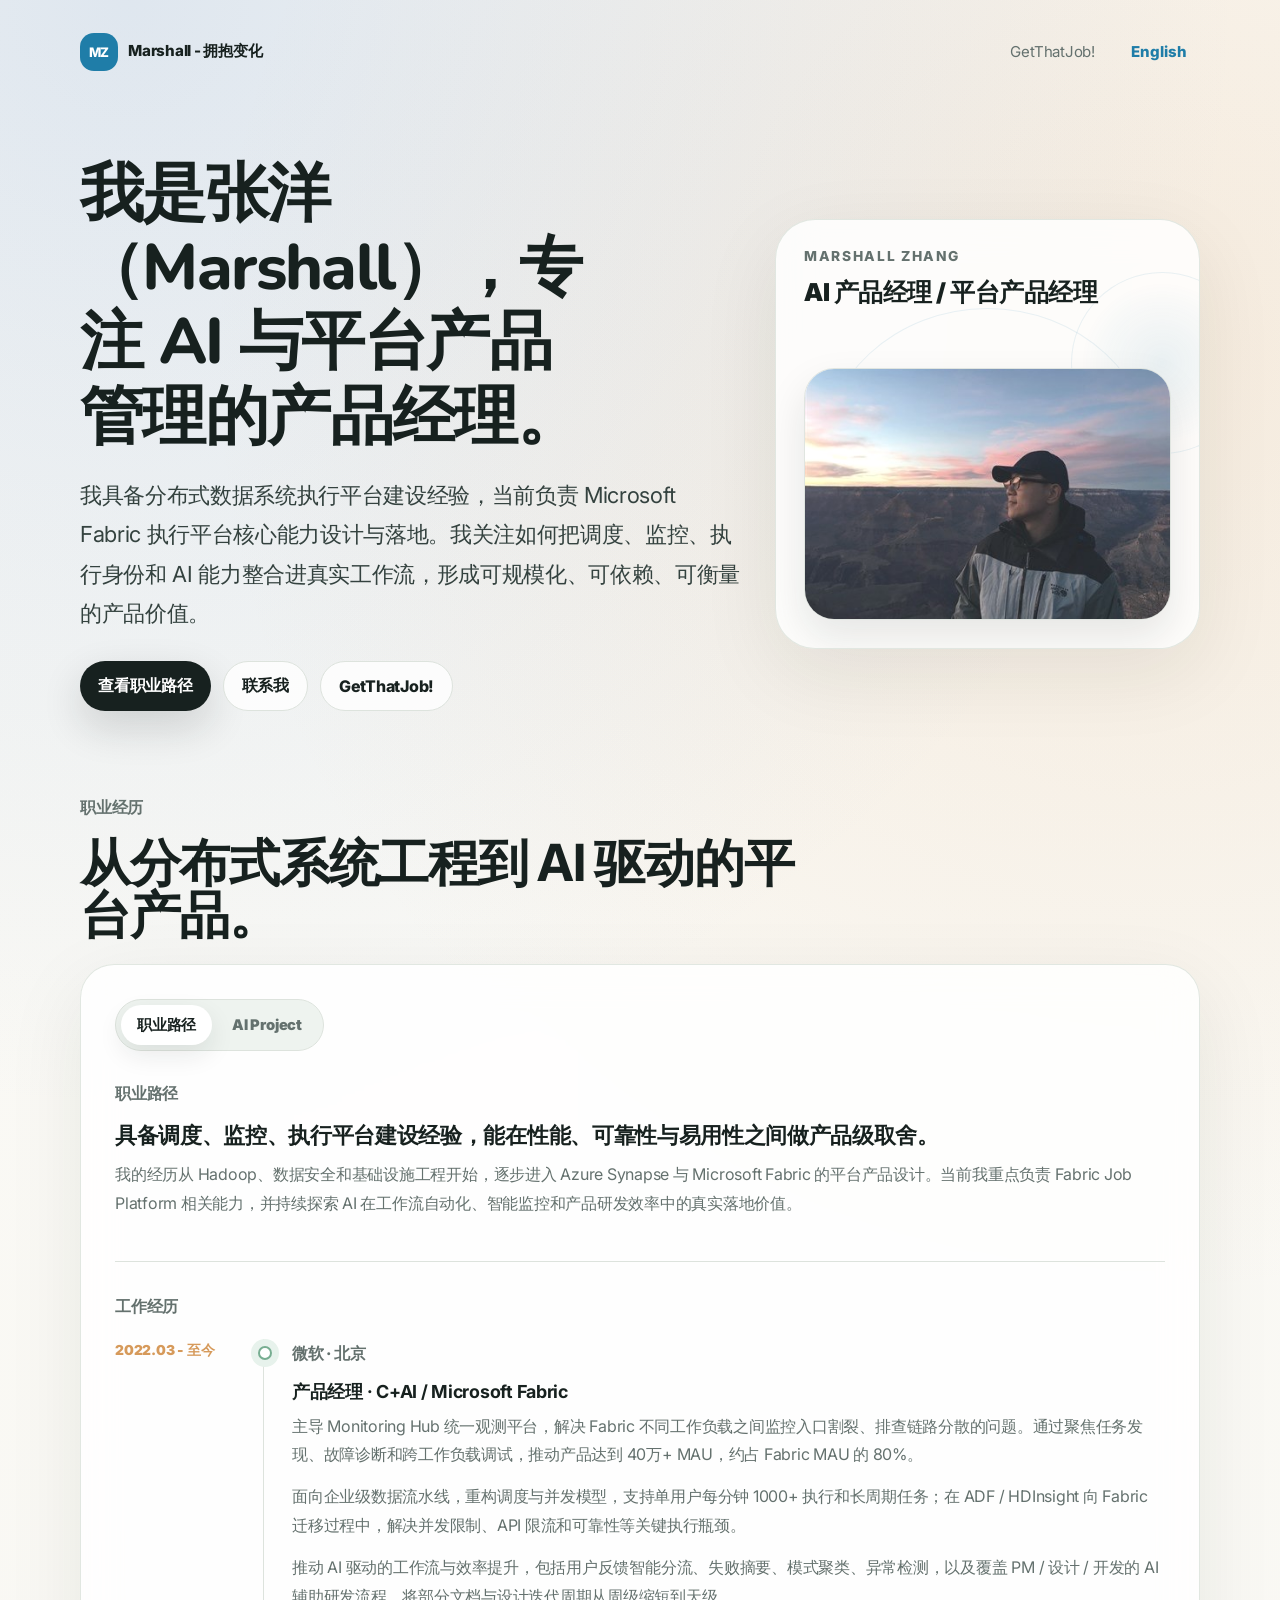
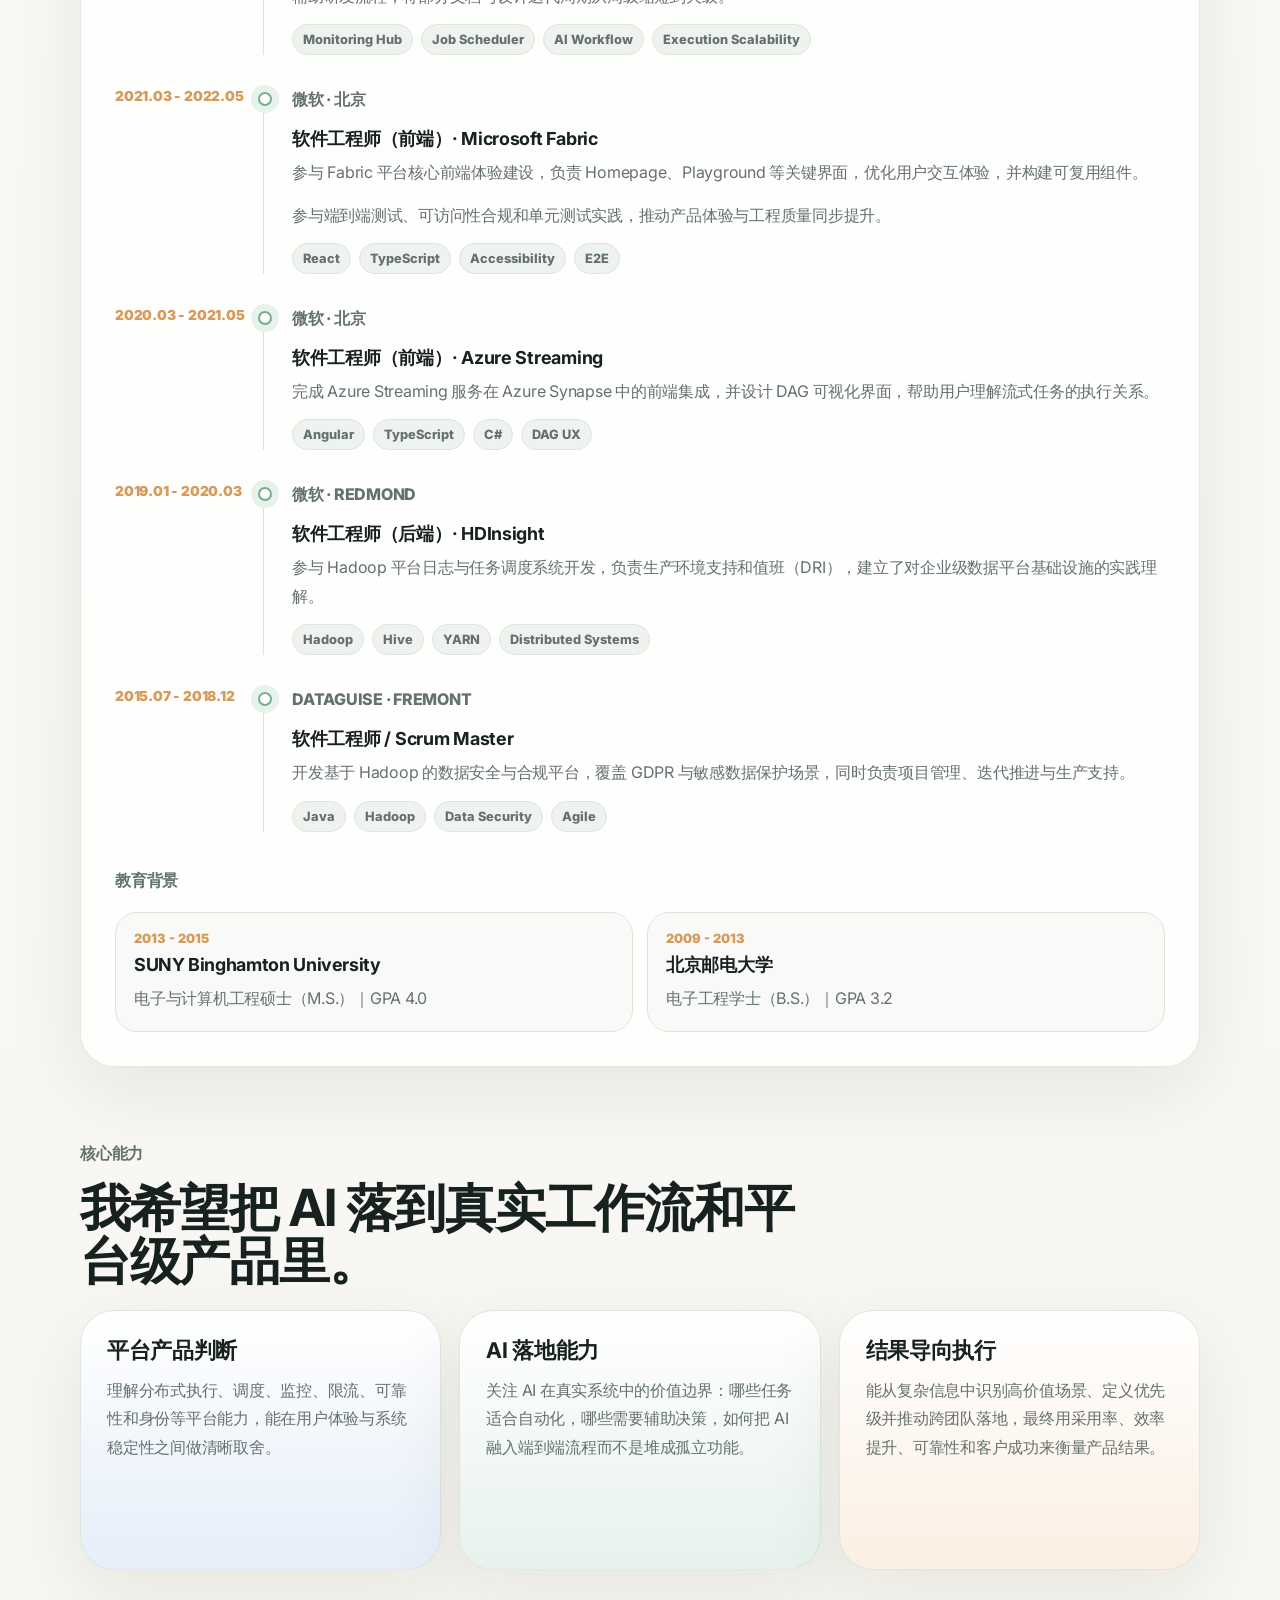
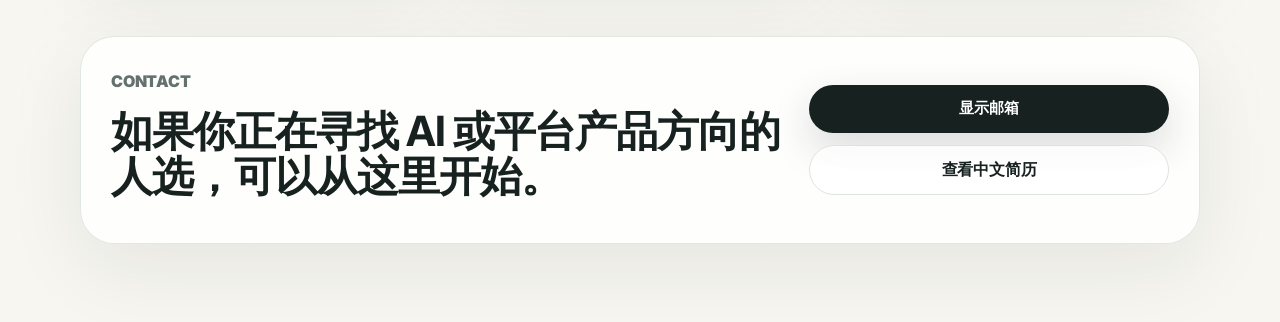
<file: index.html>
<!DOCTYPE html>
<html lang="zh-CN">
  <head>
    <meta charset="UTF-8" />
    <meta name="viewport" content="width=device-width, initial-scale=1.0" />
    <title>Marshall Zhang — The Explorer</title>
    <meta
      name="description"
      content="Personal website of Marshall Zhang, a product-minded data and AI practitioner exploring work, technology, teaching, and life."
    />
    <link rel="preconnect" href="https://fonts.googleapis.com" />
    <link rel="preconnect" href="https://fonts.gstatic.com" crossorigin />
    <link
      href="https://fonts.googleapis.com/css2?family=Inter:wght@400;500;600;700;800;900&family=Nunito:wght@600;700;800&display=swap"
      rel="stylesheet"
    />
    <link rel="stylesheet" href="./styles.css" />
  </head>
  <body>
    <div class="site-shell">
      <header class="topbar">
        <a class="brand" href="./index.html" aria-label="Marshall Zhang home">
          <span class="brand-mark">MZ</span>
          <span>
            <span class="lang-content lang-zh">Marshall - 拥抱变化</span>
            <span class="lang-content lang-en">Marshall - Embrace Change</span>
          </span>
        </a>
        <nav class="nav" aria-label="Main navigation">
          <a href="./getThatJob/">
            <span class="lang-content lang-zh">GetThatJob!</span>
            <span class="lang-content lang-en">GetThatJob!</span>
          </a>
          <button class="language-toggle" type="button" data-language-toggle>English</button>
        </nav>
      </header>

      <main>
        <section class="hero" id="overview">
          <div class="hero-copy">
            <h1>
              <span class="lang-content lang-zh">我是张洋（Marshall），专注 AI 与平台产品管理的产品经理。</span>
              <span class="lang-content lang-en">I am Marshall Zhang, a product manager focused on AI and platform product management.</span>
            </h1>
            <p class="subtitle">
              <span class="lang-content lang-zh">
                我具备分布式数据系统执行平台建设经验，当前负责 Microsoft Fabric 执行平台核心能力设计与落地。我关注如何把调度、监控、执行身份和 AI 能力整合进真实工作流，形成可规模化、可依赖、可衡量的产品价值。
              </span>
              <span class="lang-content lang-en">
                I build execution platforms for distributed data systems, with current ownership across core Microsoft Fabric job execution experiences. I focus on turning scheduling, observability, execution identity, and AI into scalable, trustworthy, measurable product value.
              </span>
            </p>
            <div class="hero-actions">
              <a class="button primary" href="#career">
                <span class="lang-content lang-zh">查看职业路径</span>
                <span class="lang-content lang-en">View career path</span>
              </a>
              <a class="button secondary" href="#contact">
                <span class="lang-content lang-zh">联系我</span>
                <span class="lang-content lang-en">Contact me</span>
              </a>
              <a class="button secondary" href="./getThatJob/">
                <span class="lang-content lang-zh">GetThatJob!</span>
                <span class="lang-content lang-en">Try GetThatJob!</span>
              </a>
            </div>
          </div>

          <aside class="hero-panel" aria-label="Marshall profile summary">
            <div class="orbital-card photo-card">
              <div class="profile-copy">
                <p class="panel-kicker">Marshall Zhang</p>
                <p class="panel-title">
                  <span class="lang-content lang-zh">AI 产品经理 / 平台产品经理</span>
                  <span class="lang-content lang-en">AI Product Manager / Platform Product Manager</span>
                </p>
              </div>
              <figure class="profile-photo-frame">
                <img src="./assets/photo-soft.jpg" alt="Portrait of Marshall Zhang" />
              </figure>
            </div>
          </aside>
        </section>

        <section class="section">
          <div class="section-heading">
            <p class="section-tag">
              <span class="lang-content lang-zh">职业经历</span>
              <span class="lang-content lang-en">Career experience</span>
            </p>
            <h2>
              <span class="lang-content lang-zh">从分布式系统工程到 AI 驱动的平台产品。</span>
              <span class="lang-content lang-en">From distributed systems engineering to AI-driven platform products.</span>
            </h2>
          </div>

          <div class="career-card" id="career">
            <div class="career-tabs" role="tablist" aria-label="Career content sections">
              <button class="career-tab is-active" id="career-path-tab" type="button" role="tab" aria-selected="true" aria-controls="career-path-panel" data-career-tab="path">
                <span class="lang-content lang-zh">职业路径</span>
                <span class="lang-content lang-en">Career Path</span>
              </button>
              <button class="career-tab" id="ai-project-tab" type="button" role="tab" aria-selected="false" aria-controls="ai-project-panel" data-career-tab="ai">
                <span class="lang-content lang-zh">AI Project</span>
                <span class="lang-content lang-en">AI Project</span>
              </button>
            </div>

            <div class="career-tab-panel is-active" id="career-path-panel" role="tabpanel" aria-labelledby="career-path-tab" data-career-panel="path">
              <div class="career-intro">
              <p class="project-meta">
                <span class="lang-content lang-zh">职业路径</span>
                <span class="lang-content lang-en">Career path</span>
              </p>
              <h3>
                <span class="lang-content lang-zh">具备调度、监控、执行平台建设经验，能在性能、可靠性与易用性之间做产品级取舍。</span>
                <span class="lang-content lang-en">A product manager experienced in scheduling, observability, and execution platforms, with strong judgment across performance, reliability, and usability tradeoffs.</span>
              </h3>
              <p>
                <span class="lang-content lang-zh">
                  我的经历从 Hadoop、数据安全和基础设施工程开始，逐步进入 Azure Synapse 与 Microsoft Fabric 的平台产品设计。当前我重点负责 Fabric Job Platform 相关能力，并持续探索 AI 在工作流自动化、智能监控和产品研发效率中的真实落地价值。
                </span>
                <span class="lang-content lang-en">
                  My path started in Hadoop, data security, and infrastructure engineering, then moved into platform product work across Azure Synapse and Microsoft Fabric. Today I own Fabric Job Platform capabilities and explore how AI can create real value in workflow automation, intelligent monitoring, and product development productivity.
                </span>
              </p>
              </div>

              <div class="career-group">
              <p class="career-group-label">
                <span class="lang-content lang-zh">工作经历</span>
                <span class="lang-content lang-en">Experience</span>
              </p>

              <div class="experience-list">
                <article class="experience-item">
                  <div class="experience-time">
                    <span class="lang-content lang-zh">2022.03 - 至今</span>
                    <span class="lang-content lang-en">Mar 2022 - Present</span>
                  </div>
                  <div class="experience-content">
                    <p class="experience-meta">
                      <span class="lang-content lang-zh">微软 · 北京</span>
                      <span class="lang-content lang-en">Microsoft · Beijing</span>
                    </p>
                    <h4>
                      <span class="lang-content lang-zh">产品经理 · C+AI / Microsoft Fabric</span>
                      <span class="lang-content lang-en">Program Manager · C+AI / Microsoft Fabric</span>
                    </h4>
                    <p>
                      <span class="lang-content lang-zh">主导 Monitoring Hub 统一观测平台，解决 Fabric 不同工作负载之间监控入口割裂、排查链路分散的问题。通过聚焦任务发现、故障诊断和跨工作负载调试，推动产品达到 40万+ MAU，约占 Fabric MAU 的 80%。</span>
                      <span class="lang-content lang-en">Drove Monitoring Hub as a unified observability platform for Fabric, addressing fragmented monitoring and troubleshooting across workloads. Scaled adoption to 400K+ MAU, about 80% of Fabric MAU, by focusing on job discovery, failure diagnosis, and cross-workload debugging.</span>
                    </p>
                    <p>
                      <span class="lang-content lang-zh">面向企业级数据流水线，重构调度与并发模型，支持单用户每分钟 1000+ 执行和长周期任务；在 ADF / HDInsight 向 Fabric 迁移过程中，解决并发限制、API 限流和可靠性等关键执行瓶颈。</span>
                      <span class="lang-content lang-en">Redefined scheduling and concurrency models for enterprise-scale pipelines, supporting 1000+ executions per minute per user and long-running jobs. Unblocked ADF / HDInsight to Fabric migration by resolving concurrency, API throttling, and reliability constraints.</span>
                    </p>
                    <p>
                      <span class="lang-content lang-zh">推动 AI 驱动的工作流与效率提升，包括用户反馈智能分流、失败摘要、模式聚类、异常检测，以及覆盖 PM / 设计 / 开发的 AI 辅助研发流程，将部分文档与设计迭代周期从周级缩短到天级。</span>
                      <span class="lang-content lang-en">Drove AI-assisted workflow improvements, including customer feedback triage, failure summarization, pattern clustering, anomaly detection, and an AI-assisted PM/design/engineering delivery pipeline that reduced selected documentation and design cycles from weeks to days.</span>
                    </p>
                    <div class="chip-row">
                      <span>Monitoring Hub</span>
                      <span>Job Scheduler</span>
                      <span>AI Workflow</span>
                      <span>Execution Scalability</span>
                    </div>
                  </div>
                </article>

                <article class="experience-item">
                  <div class="experience-time">
                    <span class="lang-content lang-zh">2021.03 - 2022.05</span>
                    <span class="lang-content lang-en">Mar 2021 - May 2022</span>
                  </div>
                  <div class="experience-content">
                    <p class="experience-meta">
                      <span class="lang-content lang-zh">微软 · 北京</span>
                      <span class="lang-content lang-en">Microsoft · Beijing</span>
                    </p>
                    <h4>
                      <span class="lang-content lang-zh">软件工程师（前端）· Microsoft Fabric</span>
                      <span class="lang-content lang-en">Software Engineer (Frontend) · Microsoft Fabric</span>
                    </h4>
                    <p>
                      <span class="lang-content lang-zh">参与 Fabric 平台核心前端体验建设，负责 Homepage、Playground 等关键界面，优化用户交互体验，并构建可复用组件。</span>
                      <span class="lang-content lang-en">Developed core frontend experiences for the Fabric platform, including Homepage and Playground, improving usability and interaction quality while building reusable components.</span>
                    </p>
                    <p>
                      <span class="lang-content lang-zh">参与端到端测试、可访问性合规和单元测试实践，推动产品体验与工程质量同步提升。</span>
                      <span class="lang-content lang-en">Contributed to end-to-end testing, accessibility compliance, and unit testing practices to improve both product experience and engineering quality.</span>
                    </p>
                    <div class="chip-row">
                      <span>React</span>
                      <span>TypeScript</span>
                      <span>Accessibility</span>
                      <span>E2E</span>
                    </div>
                  </div>
                </article>

                <article class="experience-item">
                  <div class="experience-time">
                    <span class="lang-content lang-zh">2020.03 - 2021.05</span>
                    <span class="lang-content lang-en">Mar 2020 - May 2021</span>
                  </div>
                  <div class="experience-content">
                    <p class="experience-meta">
                      <span class="lang-content lang-zh">微软 · 北京</span>
                      <span class="lang-content lang-en">Microsoft · Beijing</span>
                    </p>
                    <h4>
                      <span class="lang-content lang-zh">软件工程师（前端）· Azure Streaming</span>
                      <span class="lang-content lang-en">Software Engineer (Frontend) · Azure Streaming</span>
                    </h4>
                    <p>
                      <span class="lang-content lang-zh">完成 Azure Streaming 服务在 Azure Synapse 中的前端集成，并设计 DAG 可视化界面，帮助用户理解流式任务的执行关系。</span>
                      <span class="lang-content lang-en">Delivered UI integration for Azure Streaming Service within Azure Synapse and built a DAG-like visualization experience to represent streaming job execution relationships.</span>
                    </p>
                    <div class="chip-row">
                      <span>Angular</span>
                      <span>TypeScript</span>
                      <span>C#</span>
                      <span>DAG UX</span>
                    </div>
                  </div>
                </article>

                <article class="experience-item">
                  <div class="experience-time">
                    <span class="lang-content lang-zh">2019.01 - 2020.03</span>
                    <span class="lang-content lang-en">Jan 2019 - Mar 2020</span>
                  </div>
                  <div class="experience-content">
                    <p class="experience-meta">
                      <span class="lang-content lang-zh">微软 · Redmond</span>
                      <span class="lang-content lang-en">Microsoft · Redmond</span>
                    </p>
                    <h4>
                      <span class="lang-content lang-zh">软件工程师（后端）· HDInsight</span>
                      <span class="lang-content lang-en">Software Engineer (Backend) · HDInsight</span>
                    </h4>
                    <p>
                      <span class="lang-content lang-zh">参与 Hadoop 平台日志与任务调度系统开发，负责生产环境支持和值班（DRI），建立了对企业级数据平台基础设施的实践理解。</span>
                      <span class="lang-content lang-en">Worked on Hadoop infrastructure, including logging systems and job queue management, while supporting production systems as an on-call engineer (DRI).</span>
                    </p>
                    <div class="chip-row">
                      <span>Hadoop</span>
                      <span>Hive</span>
                      <span>YARN</span>
                      <span>Distributed Systems</span>
                    </div>
                  </div>
                </article>

                <article class="experience-item">
                  <div class="experience-time">
                    <span class="lang-content lang-zh">2015.07 - 2018.12</span>
                    <span class="lang-content lang-en">Jul 2015 - Dec 2018</span>
                  </div>
                  <div class="experience-content">
                    <p class="experience-meta">
                      <span class="lang-content lang-zh">Dataguise · Fremont</span>
                      <span class="lang-content lang-en">Dataguise · Fremont</span>
                    </p>
                    <h4>
                      <span class="lang-content lang-zh">软件工程师 / Scrum Master</span>
                      <span class="lang-content lang-en">Software Engineer / Scrum Master</span>
                    </h4>
                    <p>
                      <span class="lang-content lang-zh">开发基于 Hadoop 的数据安全与合规平台，覆盖 GDPR 与敏感数据保护场景，同时负责项目管理、迭代推进与生产支持。</span>
                      <span class="lang-content lang-en">Developed Hadoop-based data security and compliance solutions for GDPR and sensitive data protection, while leading Scrum processes, project tracking, and production support.</span>
                    </p>
                    <div class="chip-row">
                      <span>Java</span>
                      <span>Hadoop</span>
                      <span>Data Security</span>
                      <span>Agile</span>
                    </div>
                  </div>
                </article>
              </div>
              </div>

              <div class="career-group education-group">
                <p class="career-group-label">
                  <span class="lang-content lang-zh">教育背景</span>
                  <span class="lang-content lang-en">Education</span>
                </p>
                <div class="education-grid">
                  <article class="education-item">
                    <span>2013 - 2015</span>
                    <h4>SUNY Binghamton University</h4>
                    <p>
                      <span class="lang-content lang-zh">电子与计算机工程硕士（M.S.）｜GPA 4.0</span>
                      <span class="lang-content lang-en">Master of EECE | GPA 4.0</span>
                    </p>
                  </article>
                  <article class="education-item">
                    <span>2009 - 2013</span>
                    <h4>
                      <span class="lang-content lang-zh">北京邮电大学</span>
                      <span class="lang-content lang-en">Beijing University of Posts and Telecommunications</span>
                    </h4>
                    <p>
                      <span class="lang-content lang-zh">电子工程学士（B.S.）｜GPA 3.2</span>
                      <span class="lang-content lang-en">BS of EE | GPA 3.2</span>
                    </p>
                  </article>
                </div>
              </div>
            </div>

            <div class="career-tab-panel ai-project-panel" id="ai-project-panel" role="tabpanel" aria-labelledby="ai-project-tab" data-career-panel="ai" hidden>
              <div class="ai-project-intro">
                <p class="project-meta">
                  <span class="lang-content lang-zh">AI Project</span>
                  <span class="lang-content lang-en">AI Project</span>
                </p>
                <h3>
                  <span class="lang-content lang-zh">用真实项目拆解 AI agent 的产品机会、工程边界和可靠性问题。</span>
                  <span class="lang-content lang-en">Using hands-on projects to study AI agent product opportunities, engineering boundaries, and reliability patterns.</span>
                </h3>
                <p>
                  <span class="lang-content lang-zh">这些项目不是单点 demo，而是我用来理解 AI 应用落地的实验场：从 RAG、eval set、Top-K、rerank，到 tool calling、human approval、agent harness 和工程化验证。</span>
                  <span class="lang-content lang-en">These are not one-off demos; they are my learning lab for practical AI systems, spanning RAG, eval sets, Top-K retrieval, reranking, tool calling, human approval, agent harnesses, and engineering validation.</span>
                </p>
              </div>

              <div class="career-group side-project-group">
              <p class="career-group-label">
                <span class="lang-content lang-zh">AI Project</span>
                <span class="lang-content lang-en">AI Project</span>
              </p>

              <div class="side-project-stack">
                <article class="education-item side-project-item">
                  <span>2026</span>
                  <h4>
                    <span class="lang-content lang-zh">GetThatJob!</span>
                    <span class="lang-content lang-en">GetThatJob!</span>
                  </h4>
                  <p>
                    <span class="lang-content lang-zh">一次完整的 AI agent 实操：把“针对 JD 改写简历、提前准备面试问题”的求职痛点，拆成结构化 JD 解析、候选人画像 RAG、Top-K 证据召回、eval set 验证、工具调用轨迹和人工确认边界。</span>
                    <span class="lang-content lang-en">A hands-on AI agent project inspired by a real job-search pain point: tailoring resumes to each JD and preparing likely interview questions in advance. It breaks the workflow into structured JD extraction, profile RAG, Top-K evidence retrieval, eval-set validation, tool-call tracing, and human approval boundaries.</span>
                  </p>
                  <div class="chip-row">
                    <span>RAG</span>
                    <span>Eval Set</span>
                    <span>Top-K Retrieval</span>
                    <span>Tool Calling</span>
                    <span>Human Approval</span>
                  </div>
                  <div class="side-project-actions">
                    <a class="button secondary" href="./getThatJob/">
                      <span class="lang-content lang-zh">试用 GetThatJob!</span>
                      <span class="lang-content lang-en">Try GetThatJob!</span>
                    </a>
                  </div>
                </article>

                <article class="education-item side-project-item source-study-item">
                  <span>2026</span>
                  <h4>
                    <span class="lang-content lang-zh">AI Coding Agent 源码阅读 / Copilot & Codex</span>
                    <span class="lang-content lang-en">AI Coding Agent Source Study / Copilot & Codex</span>
                  </h4>
                  <p>
                    <span class="lang-content lang-zh">系统阅读 GitHub Copilot 与 OpenAI Codex 的源码与实现细节，理解世界级 coding agent 如何处理工程问题：上下文构建、工具调用、权限与沙箱、harness 设计、交互循环，以及如何把不确定的模型能力约束进可靠的开发工作流。</span>
                    <span class="lang-content lang-en">A source-level study of GitHub Copilot and OpenAI Codex to understand how top-tier coding agents handle real engineering work: context construction, tool calling, permissions and sandboxing, harness design, interaction loops, and ways to constrain uncertain model behavior inside reliable developer workflows.</span>
                  </p>
                  <div class="chip-row">
                    <span>GitHub Copilot</span>
                    <span>OpenAI Codex</span>
                    <span>Agent Harness</span>
                    <span>Agent UX</span>
                    <span>Tool Calling</span>
                    <span>Sandboxing</span>
                  </div>
                </article>
              </div>
              </div>
            </div>
          </div>
        </section>

        <section class="section card-section">
          <div class="section-heading">
            <p class="section-tag">
              <span class="lang-content lang-zh">核心能力</span>
              <span class="lang-content lang-en">Core capabilities</span>
            </p>
            <h2>
              <span class="lang-content lang-zh">我希望把 AI 落到真实工作流和平台级产品里。</span>
              <span class="lang-content lang-en">I want to bring AI into real workflows and platform-scale products.</span>
            </h2>
          </div>
          <div class="content-grid">
            <article class="content-card accent-blue">
              <h3>
                <span class="lang-content lang-zh">平台产品判断</span>
                <span class="lang-content lang-en">Platform product judgment</span>
              </h3>
              <p>
                <span class="lang-content lang-zh">理解分布式执行、调度、监控、限流、可靠性和身份等平台能力，能在用户体验与系统稳定性之间做清晰取舍。</span>
                <span class="lang-content lang-en">I understand distributed execution, scheduling, observability, throttling, reliability, and identity, and can make clear product tradeoffs between user experience and platform protection.</span>
              </p>
            </article>
            <article class="content-card accent-green">
              <h3>
                <span class="lang-content lang-zh">AI 落地能力</span>
                <span class="lang-content lang-en">AI implementation depth</span>
              </h3>
              <p>
                <span class="lang-content lang-zh">关注 AI 在真实系统中的价值边界：哪些任务适合自动化，哪些需要辅助决策，如何把 AI 融入端到端流程而不是堆成孤立功能。</span>
                <span class="lang-content lang-en">I focus on the practical boundary of AI in real systems: what should be automated, what should assist human decisions, and how to integrate AI into end-to-end workflows rather than isolated features.</span>
              </p>
            </article>
            <article class="content-card accent-orange">
              <h3>
                <span class="lang-content lang-zh">结果导向执行</span>
                <span class="lang-content lang-en">Outcome-oriented execution</span>
              </h3>
              <p>
                <span class="lang-content lang-zh">能从复杂信息中识别高价值场景、定义优先级并推动跨团队落地，最终用采用率、效率提升、可靠性和客户成功来衡量产品结果。</span>
                <span class="lang-content lang-en">I identify high-impact scenarios from complex information, define priorities, and drive cross-team execution, measuring outcomes through adoption, efficiency gains, reliability, and customer success.</span>
              </p>
            </article>
          </div>
        </section>

        <section class="section contact-section" id="contact">
          <div>
            <p class="section-tag">
              <span class="lang-content lang-zh">Contact</span>
              <span class="lang-content lang-en">Contact</span>
            </p>
            <h2>
              <span class="lang-content lang-zh">如果你正在寻找 AI 或平台产品方向的人选，可以从这里开始。</span>
              <span class="lang-content lang-en">If you are looking for AI or platform product talent, start here.</span>
            </h2>
          </div>
          <div class="contact-card">
            <button class="button primary" type="button" data-email-button data-user="marshall.yang.zhang" data-domain="outlook.com">
              <span class="lang-content lang-zh">显示邮箱</span>
              <span class="lang-content lang-en">Show email</span>
            </button>
            <a class="button secondary" href="./assets/resume/张洋_AI产品_2026.pdf" target="_blank" rel="noopener" data-resume-link data-resume-zh="./assets/resume/张洋_AI产品_2026.pdf" data-resume-en="./assets/resume/Marshall_Resume_2026.pdf">
              <span class="lang-content lang-zh">查看中文简历</span>
              <span class="lang-content lang-en">View English resume</span>
            </a>
          </div>
        </section>
      </main>
    </div>
    <script src="./site.js"></script>
  </body>
</html>
</file>
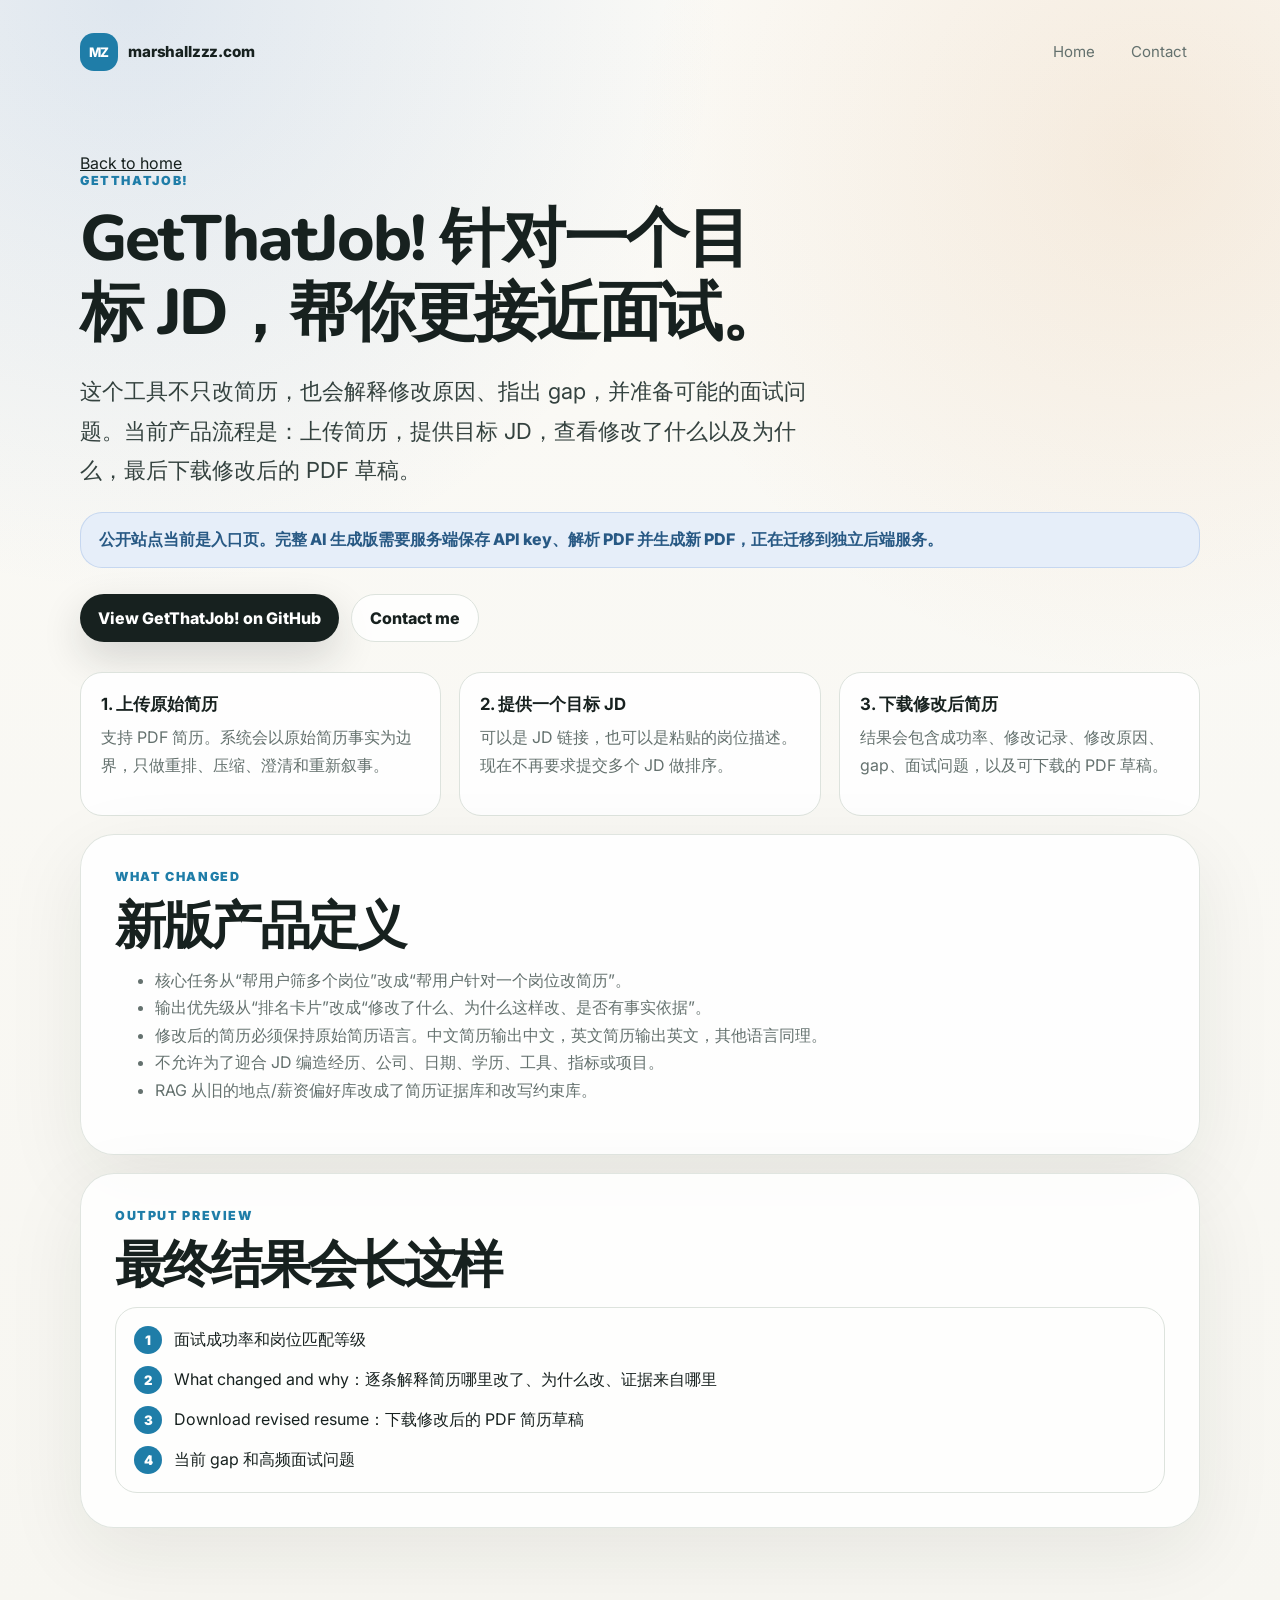
<file: getThatJob/index.html>
<!DOCTYPE html>
<html lang="zh-CN">
  <head>
    <meta charset="UTF-8" />
    <meta name="viewport" content="width=device-width, initial-scale=1.0" />
    <title>GetThatJob! - Marshall Zhang</title>
    <meta
      name="description"
      content="GetThatJob! helps tailor a resume to one target JD, explain changes, and prepare likely interview questions."
    />
    <link rel="preconnect" href="https://fonts.googleapis.com" />
    <link rel="preconnect" href="https://fonts.gstatic.com" crossorigin />
    <link
      href="https://fonts.googleapis.com/css2?family=Inter:wght@400;500;600;700;800;900&family=Nunito:wght@600;700;800&display=swap"
      rel="stylesheet"
    />
    <link rel="stylesheet" href="../styles.css" />
    <style>
      .assist-hero {
        padding: 46px 0 30px;
      }

      .assist-shell {
        display: grid;
        gap: 18px;
      }

      .assist-panel {
        background: rgba(255, 255, 255, 0.86);
        border: 1px solid rgba(221, 227, 221, 0.9);
        border-radius: var(--radius-lg);
        box-shadow: var(--shadow);
        padding: clamp(22px, 4vw, 34px);
      }

      .assist-grid {
        display: grid;
        gap: 18px;
        grid-template-columns: repeat(3, minmax(0, 1fr));
      }

      .assist-card {
        background: rgba(255, 255, 255, 0.92);
        border: 1px solid var(--line);
        border-radius: var(--radius-md);
        padding: 20px;
      }

      .assist-card strong {
        display: block;
        font-size: 1.05rem;
        margin-bottom: 8px;
      }

      .assist-card p,
      .assist-panel li {
        color: var(--muted);
        line-height: 1.72;
      }

      .assist-status {
        background: var(--blue-soft);
        border: 1px solid rgba(95, 143, 207, 0.24);
        border-radius: var(--radius-md);
        color: #285984;
        font-weight: 800;
        margin-top: 18px;
        padding: 16px 18px;
      }

      .assist-actions {
        display: flex;
        flex-wrap: wrap;
        gap: 12px;
        margin-top: 26px;
      }

      .assist-preview {
        border: 1px solid var(--line);
        border-radius: var(--radius-md);
        display: grid;
        gap: 12px;
        margin-top: 18px;
        padding: 18px;
      }

      .assist-preview-row {
        align-items: center;
        display: flex;
        gap: 12px;
      }

      .assist-dot {
        background: var(--zima);
        border-radius: 999px;
        color: #fff;
        display: inline-grid;
        flex: 0 0 28px;
        font-size: 0.82rem;
        font-weight: 900;
        height: 28px;
        place-items: center;
        width: 28px;
      }

      @media (max-width: 860px) {
        .assist-grid {
          grid-template-columns: 1fr;
        }

        .assist-actions .button {
          width: 100%;
        }
      }
    </style>
  </head>
  <body>
    <div class="site-shell">
      <header class="topbar">
        <a class="brand" href="../index.html" aria-label="Marshall Zhang home">
          <span class="brand-mark">MZ</span>
          <span>marshallzzz.com</span>
        </a>
        <nav class="nav" aria-label="Main navigation">
          <a href="../index.html">Home</a>
          <a href="../index.html#contact">Contact</a>
        </nav>
      </header>

      <main>
        <section class="assist-hero">
          <a class="back-link" href="../index.html">Back to home</a>
          <p class="eyebrow">GetThatJob!</p>
          <h1>GetThatJob! 针对一个目标 JD，帮你更接近面试。</h1>
          <p class="subtitle">
            这个工具不只改简历，也会解释修改原因、指出 gap，并准备可能的面试问题。当前产品流程是：上传简历，提供目标 JD，查看修改了什么以及为什么，最后下载修改后的 PDF 草稿。
          </p>
          <div class="assist-status">
            公开站点当前是入口页。完整 AI 生成版需要服务端保存 API key、解析 PDF 并生成新 PDF，正在迁移到独立后端服务。
          </div>
          <div class="assist-actions">
            <a class="button primary" href="https://github.com/yzhan146/AIJobSearchCopilot" target="_blank" rel="noopener">
              View GetThatJob! on GitHub
            </a>
            <a class="button secondary" href="../index.html#contact">
              Contact me
            </a>
          </div>
        </section>

        <section class="assist-shell">
          <div class="assist-grid">
            <article class="assist-card">
              <strong>1. 上传原始简历</strong>
              <p>支持 PDF 简历。系统会以原始简历事实为边界，只做重排、压缩、澄清和重新叙事。</p>
            </article>
            <article class="assist-card">
              <strong>2. 提供一个目标 JD</strong>
              <p>可以是 JD 链接，也可以是粘贴的岗位描述。现在不再要求提交多个 JD 做排序。</p>
            </article>
            <article class="assist-card">
              <strong>3. 下载修改后简历</strong>
              <p>结果会包含成功率、修改记录、修改原因、gap、面试问题，以及可下载的 PDF 草稿。</p>
            </article>
          </div>

          <section class="assist-panel">
            <p class="section-tag">What changed</p>
            <h2>新版产品定义</h2>
            <ul>
              <li>核心任务从“帮用户筛多个岗位”改成“帮用户针对一个岗位改简历”。</li>
              <li>输出优先级从“排名卡片”改成“修改了什么、为什么这样改、是否有事实依据”。</li>
              <li>修改后的简历必须保持原始简历语言。中文简历输出中文，英文简历输出英文，其他语言同理。</li>
              <li>不允许为了迎合 JD 编造经历、公司、日期、学历、工具、指标或项目。</li>
              <li>RAG 从旧的地点/薪资偏好库改成了简历证据库和改写约束库。</li>
            </ul>
          </section>

          <section class="assist-panel">
            <p class="section-tag">Output preview</p>
            <h2>最终结果会长这样</h2>
            <div class="assist-preview">
              <div class="assist-preview-row">
                <span class="assist-dot">1</span>
                <span>面试成功率和岗位匹配等级</span>
              </div>
              <div class="assist-preview-row">
                <span class="assist-dot">2</span>
                <span>What changed and why：逐条解释简历哪里改了、为什么改、证据来自哪里</span>
              </div>
              <div class="assist-preview-row">
                <span class="assist-dot">3</span>
                <span>Download revised resume：下载修改后的 PDF 简历草稿</span>
              </div>
              <div class="assist-preview-row">
                <span class="assist-dot">4</span>
                <span>当前 gap 和高频面试问题</span>
              </div>
            </div>
          </section>
        </section>
      </main>
    </div>
  </body>
</html>
</file>
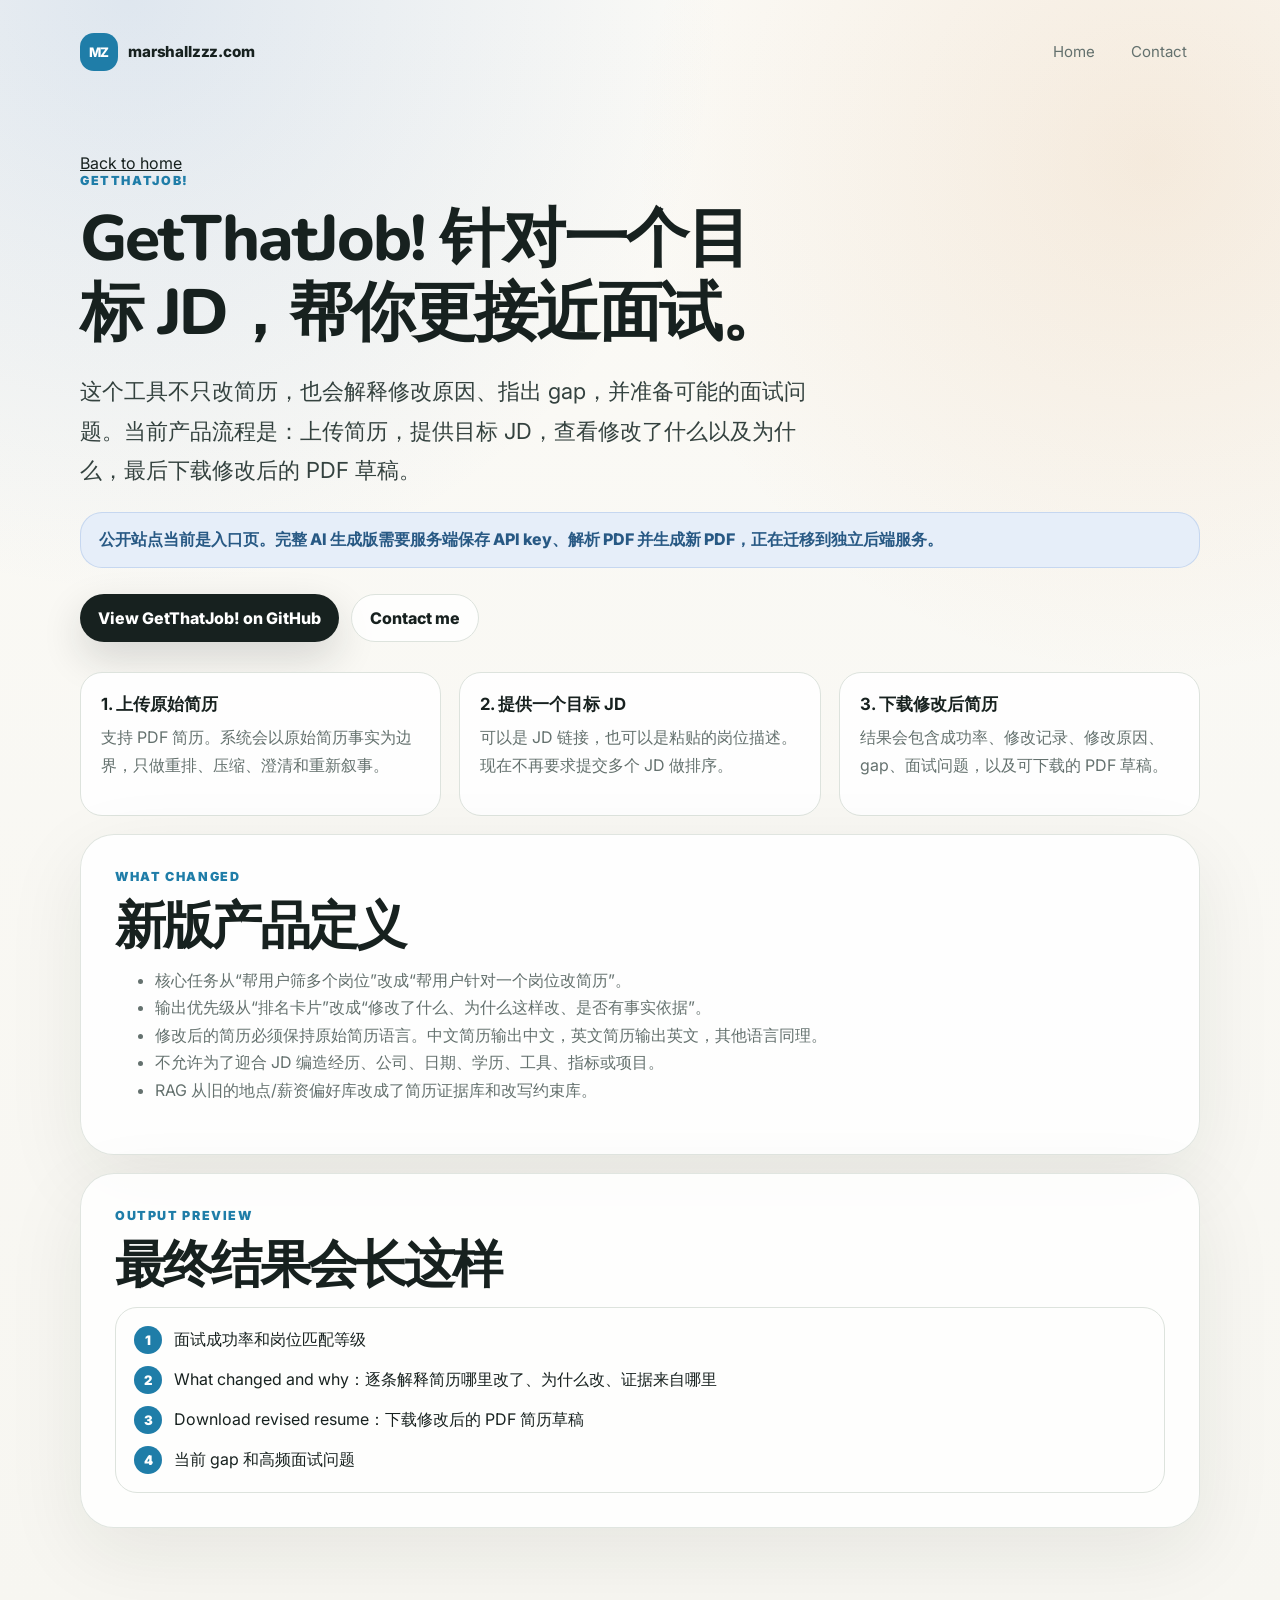
<file: resumeAssist/index.html>
<!DOCTYPE html>
<html lang="zh-CN">
  <head>
    <meta charset="UTF-8" />
    <meta name="viewport" content="width=device-width, initial-scale=1.0" />
    <meta http-equiv="refresh" content="0; url=../getThatJob/" />
    <title>Redirecting to GetThatJob!</title>
    <link rel="canonical" href="../getThatJob/" />
  </head>
  <body>
    <p>This page has moved to GetThatJob!. Redirecting...</p>
    <p><a href="../getThatJob/">Open GetThatJob!</a></p>
  </body>
</html>
</file>
<file: styles.css>
:root {
  --bg: #f7f6f1;
  --surface: #ffffff;
  --surface-soft: #eef3ef;
  --line: #dde3dd;
  --text: #17211f;
  --muted: #64716e;
  --blue: #5f8fcf;
  --blue-soft: #e6eef9;
  --green: #77ad91;
  --green-soft: #e7f2ec;
  --orange: #d69a5b;
  --orange-soft: #fbefe2;
  --zima: #1f7da8;
  --shadow: 0 24px 80px rgba(23, 33, 31, 0.08);
  --radius-lg: 34px;
  --radius-md: 22px;
  --radius-sm: 999px;
}

* {
  box-sizing: border-box;
}

html {
  scroll-behavior: smooth;
}

body {
  margin: 0;
  min-height: 100vh;
  font-family: "Inter", "PingFang SC", "Microsoft YaHei UI", "Microsoft YaHei", "Noto Sans CJK SC", system-ui, -apple-system, BlinkMacSystemFont, "Segoe UI", sans-serif;
  color: var(--text);
  background:
    radial-gradient(circle at 10% 0%, rgba(95, 143, 207, 0.18), transparent 30%),
    radial-gradient(circle at 90% 10%, rgba(214, 154, 91, 0.16), transparent 28%),
    linear-gradient(180deg, #fbfaf6 0%, var(--bg) 100%);
}

a {
  color: inherit;
}

p,
h1,
h2,
h3 {
  margin-top: 0;
}

.site-shell {
  width: min(1120px, calc(100% - 40px));
  margin: 0 auto;
  padding: 24px 0 78px;
}

.topbar {
  display: flex;
  justify-content: space-between;
  align-items: center;
  gap: 20px;
  padding: 8px 0 36px;
}

.brand {
  display: inline-flex;
  align-items: center;
  gap: 10px;
  text-decoration: none;
  font-size: 0.95rem;
  font-weight: 800;
  letter-spacing: -0.01em;
}

.brand-mark {
  display: inline-grid;
  width: 38px;
  height: 38px;
  place-items: center;
  color: #ffffff;
  background: var(--zima);
  border-radius: 14px;
  font-size: 0.82rem;
}

.nav {
  display: flex;
  align-items: center;
  gap: 10px;
  flex-wrap: wrap;
}

.nav a,
.language-toggle {
  border: 1px solid transparent;
  border-radius: var(--radius-sm);
  color: var(--muted);
  background: transparent;
  cursor: pointer;
  font: inherit;
  font-size: 0.94rem;
  padding: 9px 12px;
  text-decoration: none;
}

.nav a:hover,
.language-toggle:hover {
  color: var(--text);
  background: rgba(255, 255, 255, 0.72);
  border-color: var(--line);
}

.language-toggle {
  color: var(--zima);
  font-weight: 800;
}

.hero {
  display: grid;
  grid-template-columns: minmax(0, 1.12fr) minmax(320px, 0.72fr);
  gap: 34px;
  align-items: center;
  padding: 50px 0 46px;
}

.hero-copy {
  max-width: 820px;
}

.eyebrow,
.section-tag,
.project-meta {
  margin-bottom: 14px;
  color: var(--zima);
  text-transform: uppercase;
  letter-spacing: 0.13em;
  font-size: 0.78rem;
  font-weight: 900;
}

h1 {
  font-family: "Nunito", "Microsoft YaHei UI", "Microsoft YaHei", "PingFang SC", "Noto Sans CJK SC", sans-serif;
  font-size: clamp(2.25rem, 5vw, 4.35rem);
  font-weight: 800;
  line-height: 1.16;
  letter-spacing: -0.035em;
  margin-bottom: 22px;
  text-wrap: balance;
}

.lang-zh {
  letter-spacing: -0.015em;
}

h1 .lang-zh,
h2 .lang-zh {
  letter-spacing: -0.025em;
}

h2 {
  font-size: clamp(2rem, 4vw, 3.3rem);
  line-height: 1.02;
  letter-spacing: -0.055em;
  margin-bottom: 14px;
}

h3 {
  font-size: 1.35rem;
  line-height: 1.24;
  letter-spacing: -0.025em;
  margin-bottom: 12px;
}

.subtitle,
.section p,
.career-card p,
.content-card p,
.contact-section p {
  color: var(--muted);
  font-size: 1rem;
  line-height: 1.78;
}

.subtitle {
  color: #34423f;
  font-size: clamp(1.12rem, 2vw, 1.38rem);
  max-width: 46rem;
}

.hero-actions {
  display: flex;
  gap: 12px;
  flex-wrap: wrap;
  margin-top: 28px;
}

.button {
  display: inline-flex;
  align-items: center;
  justify-content: center;
  border: 0;
  border-radius: var(--radius-sm);
  cursor: pointer;
  font: inherit;
  font-weight: 800;
  min-height: 48px;
  padding: 13px 18px;
  text-decoration: none;
  transition: transform 150ms ease, box-shadow 150ms ease, background 150ms ease;
}

.button:hover {
  transform: translateY(-1px);
}

.button.primary {
  color: #ffffff;
  background: var(--text);
  box-shadow: 0 16px 40px rgba(23, 33, 31, 0.16);
}

.button.secondary {
  color: var(--text);
  background: rgba(255, 255, 255, 0.82);
  border: 1px solid var(--line);
}

.disabled-link {
  cursor: not-allowed;
  opacity: 0.72;
}

.hero-panel {
  display: grid;
  gap: 16px;
}

.orbital-card,
.career-card,
.content-card,
.contact-section {
  background: rgba(255, 255, 255, 0.84);
  border: 1px solid rgba(221, 227, 221, 0.86);
  box-shadow: var(--shadow);
  backdrop-filter: blur(18px);
}

.orbital-card {
  border-radius: 40px;
  min-height: 380px;
  overflow: hidden;
  padding: 28px;
  position: relative;
}

.photo-card {
  display: grid;
  gap: 18px;
  min-height: 430px;
}

.photo-card::before,
.photo-card::after {
  opacity: 0.42;
}

.orbital-card::before,
.orbital-card::after {
  border: 1px solid rgba(31, 125, 168, 0.22);
  border-radius: 50%;
  content: "";
  position: absolute;
  z-index: 0;
}

.orbital-card::before {
  inset: 88px 44px 30px;
}

.orbital-card::after {
  width: 180px;
  height: 180px;
  right: -54px;
  top: 52px;
  background: radial-gradient(circle, rgba(31, 125, 168, 0.22), transparent 65%);
}

.panel-kicker {
  color: var(--muted);
  font-size: 0.86rem;
  font-weight: 800;
  letter-spacing: 0.12em;
  margin-bottom: 14px;
  position: relative;
  text-transform: uppercase;
  z-index: 1;
}

.panel-title {
  font-size: 1.54rem;
  font-weight: 900;
  letter-spacing: -0.035em;
  line-height: 1.18;
  max-width: 100%;
  position: relative;
  z-index: 1;
}

.panel-title .lang-zh {
  letter-spacing: -0.02em;
  white-space: nowrap;
}

.profile-copy {
  position: relative;
  z-index: 1;
}

.profile-photo-frame {
  align-self: end;
  border: 1px solid rgba(221, 227, 221, 0.9);
  border-radius: 30px;
  box-shadow: 0 18px 40px rgba(23, 33, 31, 0.1);
  margin: 0;
  overflow: hidden;
  position: relative;
  z-index: 1;
}

.profile-photo-frame img {
  display: block;
  filter: saturate(0.92) contrast(0.96) brightness(1.03);
  height: 250px;
  object-fit: cover;
  object-position: center;
  width: 100%;
}

.signal-grid {
  bottom: 28px;
  display: grid;
  gap: 10px;
  grid-template-columns: repeat(2, minmax(0, 1fr));
  left: 28px;
  position: absolute;
  right: 28px;
}

.signal-grid span {
  background: var(--surface-soft);
  border: 1px solid var(--line);
  border-radius: 16px;
  color: var(--muted);
  font-size: 0.9rem;
  font-weight: 800;
  padding: 12px;
}

.section {
  padding: 36px 0;
}

.section-heading {
  max-width: 760px;
  margin-bottom: 24px;
}

.career-card {
  border-radius: var(--radius-lg);
  overflow: hidden;
  min-height: 430px;
  padding: 34px;
}

.career-card p {
  max-width: none;
}

.career-tabs {
  align-items: center;
  background: var(--surface-soft);
  border: 1px solid var(--line);
  border-radius: var(--radius-sm);
  display: inline-flex;
  gap: 4px;
  margin-bottom: 28px;
  padding: 5px;
}

.career-tab {
  border: 0;
  border-radius: var(--radius-sm);
  background: transparent;
  color: var(--muted);
  cursor: pointer;
  font: inherit;
  font-size: 0.92rem;
  font-weight: 900;
  min-height: 40px;
  padding: 9px 16px;
  transition: background 150ms ease, color 150ms ease, box-shadow 150ms ease;
}

.career-tab:hover {
  color: var(--text);
}

.career-tab.is-active {
  background: #ffffff;
  box-shadow: 0 10px 26px rgba(23, 33, 31, 0.09);
  color: var(--text);
}

.career-tab-panel[hidden] {
  display: none;
}

.career-intro {
  border-bottom: 1px solid var(--line);
  margin-bottom: 30px;
  padding-bottom: 28px;
}

.career-intro h3 {
  max-width: none;
}

.career-intro h3 .lang-zh {
  white-space: nowrap;
}

.ai-project-intro {
  border-bottom: 1px solid var(--line);
  margin-bottom: 24px;
  padding-bottom: 24px;
}

.ai-project-intro h3 {
  max-width: 820px;
}

.ai-project-intro p {
  max-width: 900px;
}

.career-group + .career-group {
  margin-top: 34px;
}

.career-group-label {
  color: var(--zima);
  font-size: 0.78rem;
  font-weight: 900;
  letter-spacing: 0.14em;
  margin-bottom: 18px;
  text-transform: uppercase;
}

.experience-list {
  display: grid;
  gap: 0;
}

.experience-item {
  display: grid;
  grid-template-columns: 120px minmax(0, 1fr);
  gap: 28px;
  position: relative;
}

.experience-item + .experience-item {
  margin-top: 30px;
}

.experience-time {
  color: var(--orange);
  font-size: 0.86rem;
  font-weight: 900;
  letter-spacing: 0.02em;
  padding-top: 3px;
  white-space: nowrap;
}

.experience-content {
  border-left: 1px solid var(--line);
  padding-left: 28px;
  position: relative;
}

.experience-content::before {
  background: var(--surface);
  border: 2px solid var(--green);
  border-radius: 50%;
  box-shadow: 0 0 0 7px var(--green-soft);
  content: "";
  height: 10px;
  left: -6px;
  position: absolute;
  top: 7px;
  width: 10px;
}

.experience-meta {
  color: var(--muted);
  font-size: 0.88rem;
  font-weight: 800;
  letter-spacing: 0.04em;
  margin-bottom: 6px;
  text-transform: uppercase;
}

.experience-content h4,
.education-item h4 {
  color: var(--text);
  font-size: 1.12rem;
  letter-spacing: -0.02em;
  line-height: 1.25;
  margin: 0 0 8px;
}

.experience-content p {
  margin-bottom: 14px;
}

.chip-row {
  display: flex;
  flex-wrap: wrap;
  gap: 8px;
}

.chip-row span {
  background: var(--surface-soft);
  border: 1px solid var(--line);
  border-radius: var(--radius-sm);
  color: var(--muted);
  font-size: 0.8rem;
  font-weight: 800;
  padding: 7px 10px;
}

.education-grid {
  display: grid;
  gap: 14px;
  grid-template-columns: repeat(2, minmax(0, 1fr));
}

.education-item {
  background: #f9faf7;
  border: 1px solid var(--line);
  border-radius: 22px;
  padding: 18px;
}

.side-project-stack {
  display: grid;
  gap: 14px;
}

.side-project-item {
  background: linear-gradient(180deg, #ffffff 0%, var(--blue-soft) 100%);
}

.source-study-item {
  background: linear-gradient(180deg, #ffffff 0%, var(--green-soft) 100%);
}

.side-project-actions {
  margin-top: 16px;
}

.side-project-actions .button {
  min-height: 42px;
  padding: 10px 14px;
}

.education-item > span {
  color: var(--orange);
  display: block;
  font-size: 0.8rem;
  font-weight: 900;
  margin-bottom: 8px;
}

.education-item p {
  margin-bottom: 0;
}

.content-grid {
  display: grid;
  grid-template-columns: repeat(3, minmax(0, 1fr));
  gap: 18px;
}

.content-card {
  border-radius: var(--radius-lg);
  min-height: 260px;
  padding: 26px;
}

.accent-blue {
  background: linear-gradient(180deg, #ffffff 0%, var(--blue-soft) 100%);
}

.accent-green {
  background: linear-gradient(180deg, #ffffff 0%, var(--green-soft) 100%);
}

.accent-orange {
  background: linear-gradient(180deg, #ffffff 0%, var(--orange-soft) 100%);
}

.contact-section {
  align-items: center;
  border-radius: var(--radius-lg);
  display: grid;
  gap: 26px;
  grid-template-columns: minmax(0, 1fr) minmax(340px, 360px);
  margin-top: 30px;
  padding: 30px;
}

.contact-section h2 {
  font-size: clamp(2rem, 3.25vw, 2.9rem);
  line-height: 1.08;
  max-width: 760px;
  text-wrap: balance;
  white-space: normal;
}

body.language-en .contact-section h2 {
  font-size: clamp(2rem, 3vw, 2.65rem);
  line-height: 1.12;
  max-width: 660px;
  white-space: normal;
}

.contact-card {
  display: grid;
  gap: 12px;
  min-width: 0;
  width: 100%;
}

.contact-card .button {
  white-space: nowrap;
  width: 100%;
}

.contact-card [data-email-button] {
  font-size: 0.95rem;
  padding-inline: 16px;
}

.lang-en {
  display: none;
}

body.language-en .lang-zh {
  display: none;
}

body.language-en .lang-en {
  display: inline;
}

body.language-en h1 {
  font-size: clamp(2.3rem, 4.2vw, 3.75rem);
  line-height: 1.1;
  letter-spacing: -0.04em;
  max-width: 900px;
}

body.language-en p.lang-en,
body.language-en .lang-en.block {
  display: block;
}

@media (max-width: 900px) {
  .topbar,
  .hero,
  .contact-section,
  .content-grid {
    grid-template-columns: 1fr;
  }

  .topbar {
    align-items: start;
    display: grid;
  }

  body.language-en h1 {
    font-size: clamp(2.15rem, 5.3vw, 2.75rem);
    line-height: 1.12;
    letter-spacing: -0.035em;
  }

  .contact-section h2 {
    white-space: normal;
  }

  .career-intro h3 .lang-zh {
    white-space: normal;
  }

  .career-tabs {
    width: 100%;
  }

  .career-tab {
    flex: 1;
    min-width: 0;
  }

  .experience-item {
    gap: 14px;
    grid-template-columns: 1fr;
  }

  .experience-content {
    border-left: 0;
    border-top: 1px solid var(--line);
    padding-left: 0;
    padding-top: 18px;
  }

  .experience-content::before {
    left: 0;
    top: -6px;
  }

  .education-grid {
    grid-template-columns: 1fr;
  }
}

@media (max-width: 640px) {
  .site-shell {
    width: min(100% - 28px, 1120px);
    padding-top: 16px;
  }

  .hero {
    padding-top: 28px;
  }

  .nav {
    width: 100%;
  }

  .nav a,
  .language-toggle {
    background: rgba(255, 255, 255, 0.64);
  }

  .hero-actions,
  .button {
    width: 100%;
  }

  .career-card {
    padding: 22px;
  }

  .orbital-card {
    min-height: 330px;
  }
}
</file>
